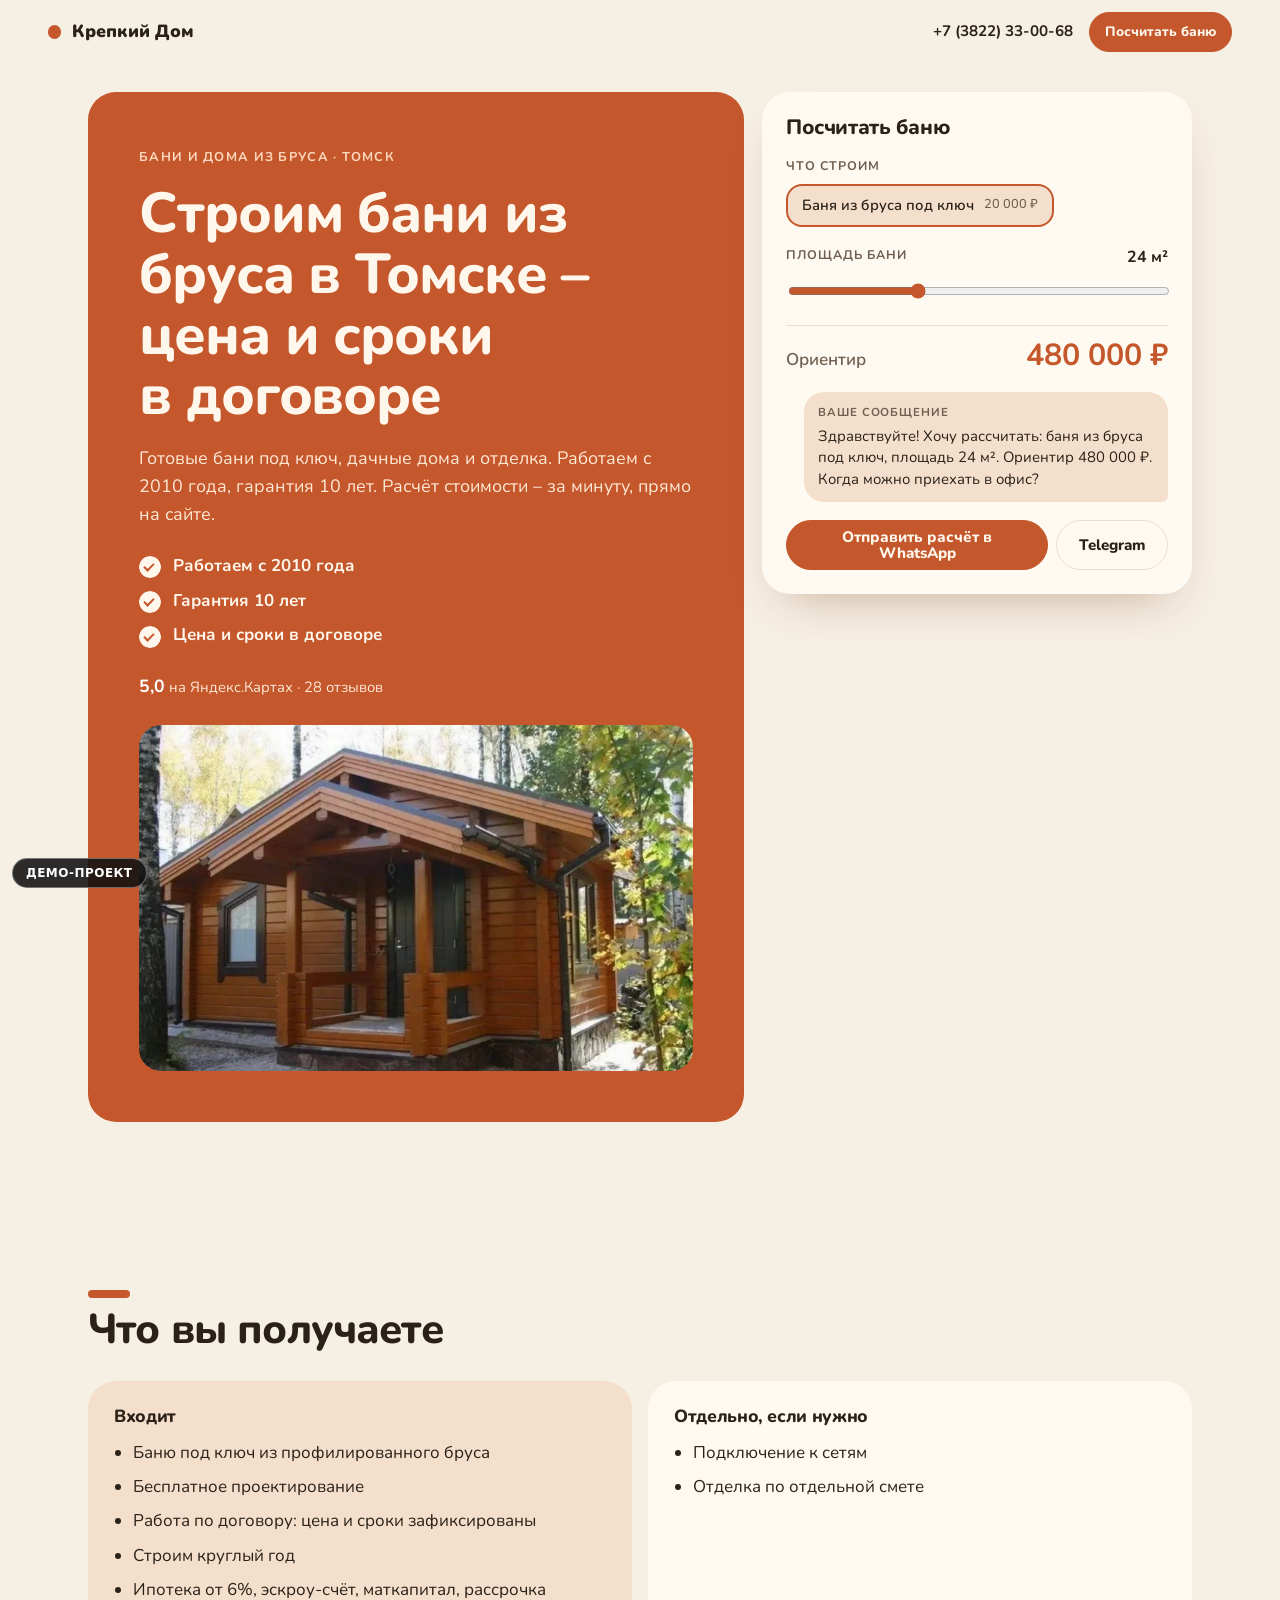
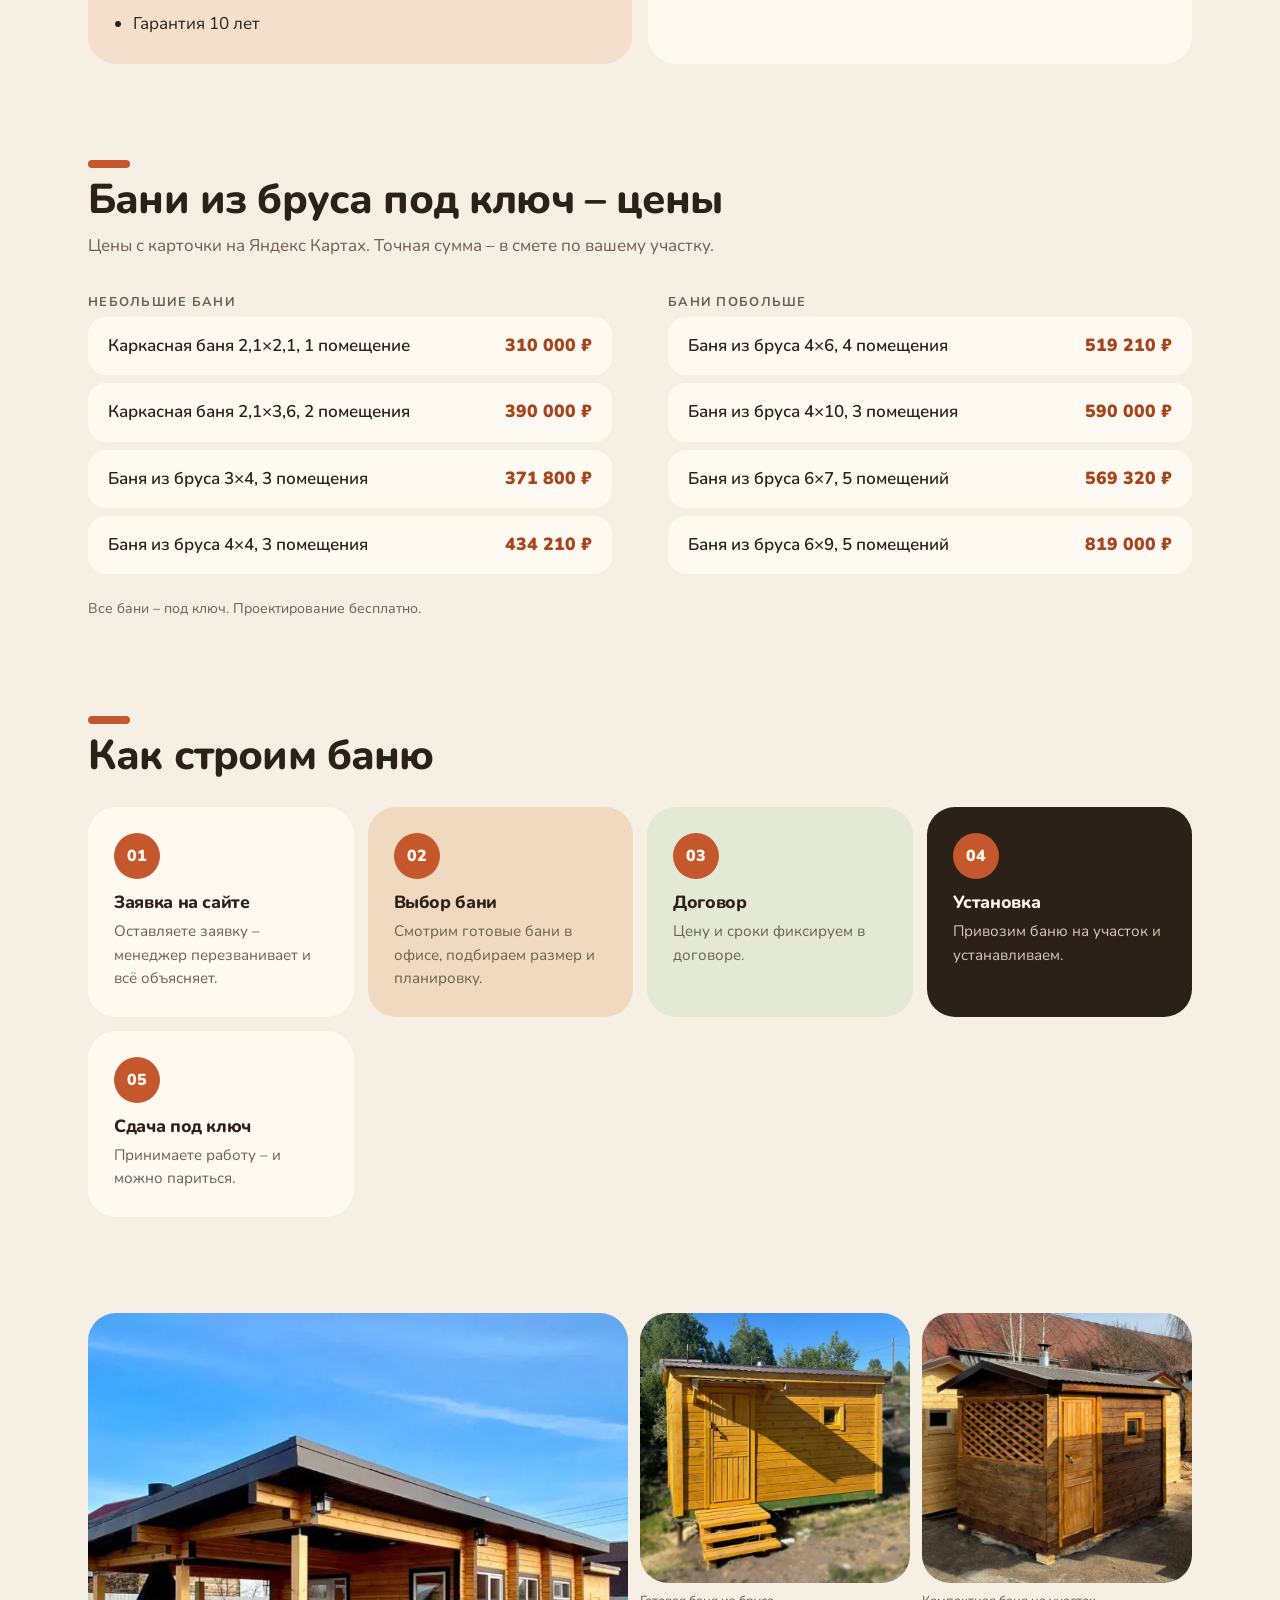
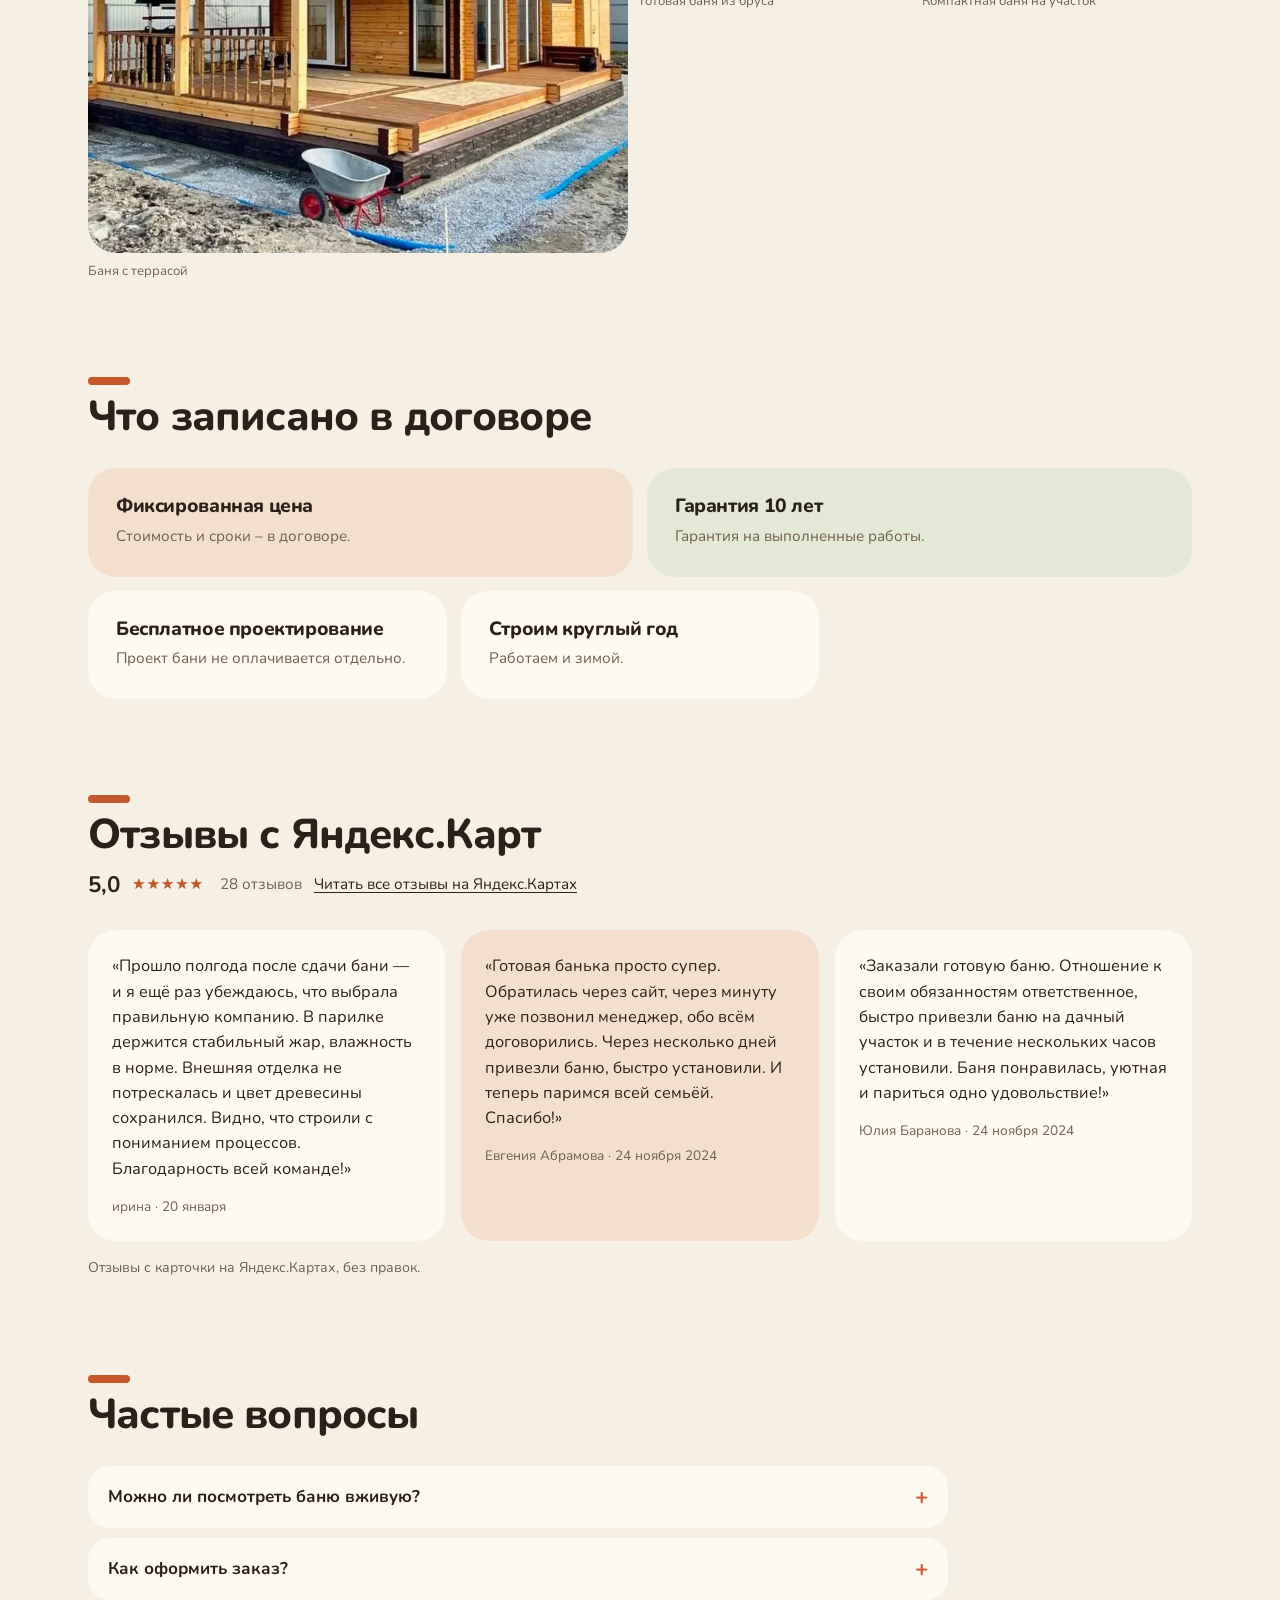
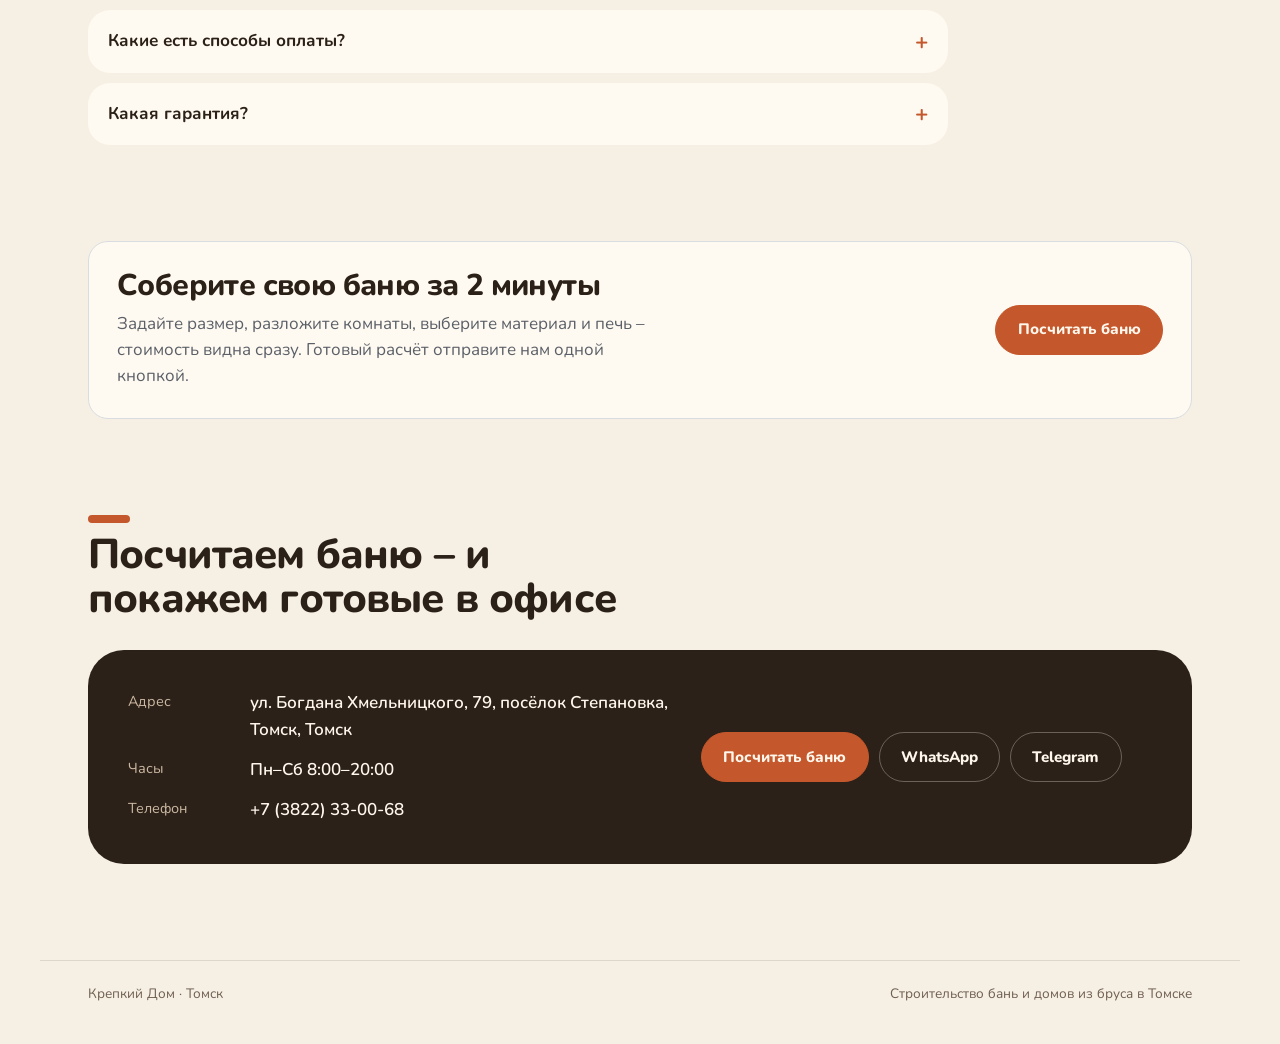
<file: index.html>
<!doctype html>
<html lang="ru">
<head>
<meta charset="utf-8">
<meta name="robots" content="noindex, nofollow" data-publish>
<meta name="viewport" content="width=device-width, initial-scale=1, viewport-fit=cover">
<title>Крепкий Дом · Строительство бань и домов из бруса</title>
<meta name="description" content="Готовые бани под ключ, дачные дома и отделка. Работаем с 2010 года, гарантия 10 лет. Расчёт стоимости – за минуту, прямо на сайте.">
<meta property="og:type" content="website">
<meta property="og:title" content="Строим бани из бруса в Томске – цена и сроки в договоре">
<meta property="og:description" content="Готовые бани под ключ, дачные дома и отделка. Работаем с 2010 года, гарантия 10 лет. Расчёт стоимости – за минуту, прямо на сайте.">
<meta property="og:image" content="assets/hero.webp">
<link rel="preload" as="image" href="assets/hero.webp" fetchpriority="high">
<link rel="icon" href="data:image/svg+xml,%3Csvg xmlns=%27http://www.w3.org/2000/svg%27 viewBox=%270 0 32 32%27%3E%3Crect x=%276%27 y=%276%27 width=%2720%27 height=%2720%27 rx=%275%27 fill=%27%23b4763a%27/%3E%3C/svg%3E">
<link rel="preconnect" href="https://fonts.googleapis.com">
<link rel="preconnect" href="https://fonts.gstatic.com" crossorigin>
<link href="https://fonts.googleapis.com/css2?family=Nunito:wght@400;700;800;900&display=swap" rel="stylesheet">
<style>
:root { --c-canvas: #eef0f2; --c-surface: #ffffff; --c-ink: #171a1d; --c-ink-soft: #6b7078; --c-accent: #b4763a; --c-accent-ink: #fbf6ef; --c-accent-deep: #b4763a; --f-display: "Geologica", "Arial", system-ui, sans-serif; --f-text: "IBM Plex Sans", "Segoe UI", system-ui, sans-serif; --h1k: 1; }
.s-kalc{display:flex;flex-wrap:wrap;gap:20px;align-items:center;justify-content:space-between;background:var(--c-surface);border:1px solid #d9dde1;border-radius:20px;padding:28px}.s-kalc h2{font-family:var(--f-display);font-size:clamp(22px,3vw,30px);margin-bottom:8px}.s-kalc p{color:#5b6068;max-width:560px}
</style>
<link rel="stylesheet" href="style-prod.css">
<link rel="stylesheet" href="hallmark.css">
</head>
<body class="s-prod" id="top" data-wa="79138541251" data-tg="Domaibanitomsk" data-max=""><!--hm-demo-start--><div class="hm-demo-plate" title="Пример сайта: это демо-проект, а не официальный сайт компании">Демо-проект</div><style>.hm-demo-plate{position:fixed;left:12px;bottom:12px;z-index:2147483000;font:600 12px/1 system-ui,-apple-system,"Segoe UI",sans-serif;letter-spacing:.04em;text-transform:uppercase;color:#fff;background:rgba(17,17,17,.88);border:1px solid rgba(255,255,255,.35);border-radius:999px;padding:8px 13px;pointer-events:none}@media(max-width:640px){.hm-demo-plate{bottom:88px;left:10px;font-size:11px;padding:7px 11px}}</style><!--hm-demo-end-->
<header class="s-bar" data-s-bar>
  <a class="s-bar__brand" href="#top"><i aria-hidden="true"></i>Крепкий Дом</a>
  <div class="s-bar__right">
    <a class="s-bar__tel" href="tel:+73822330068">+7 (3822) 33-00-68</a>
    <a class="s-btn s-btn--sm" href="kalkulyator.html">Посчитать баню</a>
  </div>
</header>
<main>
  <section class="s-hero">
    <div class="s-hero__text">
      <p class="s-eyebrow">Бани и дома из бруса · Томск</p>
      <h1>Строим бани из бруса в Томске – цена и сроки в договоре</h1>
      <p class="s-lead">Готовые бани под ключ, дачные дома и отделка. Работаем с 2010 года, гарантия 10 лет. Расчёт стоимости – за минуту, прямо на сайте.</p>
      <ul class="s-ticks"><li>Работаем с 2010 года</li><li>Гарантия 10 лет</li><li>Цена и сроки в договоре</li></ul>
      <p class="s-rating"><b>5,0</b> на Яндекс.Картах · 28 отзывов</p>
      <figure class="s-hero__photo"><img class="" src="assets/hero.webp" alt="Баня из бруса с навесом и крыльцом, построенная Крепким Домом" loading="lazy" decoding="async"></figure>
    </div>
    <div class="s-hero__widget" id="widget"><form class="s-widget" data-s-calc data-base="0" data-min="0" data-min-note="минимальный заказ" data-per="{&quot;kind&quot;:&quot;area&quot;}" data-message="Здравствуйте! Хочу рассчитать: {выбор}. Ориентир {итого}. Когда можно приехать в офис?" onsubmit="return false">
      <h2 class="s-widget__title">Посчитать баню</h2>
      <fieldset><legend>Что строим</legend><div class="s-chips"><label class="s-chip"><input type="radio" name="kind" value="0" data-label="Баня из бруса под ключ" data-price="20000" checked><span>Баня из бруса под ключ</span><small class="s-chip__p">20 000 ₽</small></label></div></fieldset>
      <div class="s-range"><label for="f-area"><span>Площадь бани</span><b><output data-s-out="area">24</output> м²</b></label>
      <input id="f-area" type="range" name="area" min="9" max="54" step="1" value="24" data-price="0" data-label="Площадь" data-unit="м²"></div>
      <p class="s-total"><span>Ориентир</span><b data-s-total>–</b></p>
      <div class="s-bubble" aria-live="polite"><span class="s-bubble__label">Ваше сообщение</span><p data-s-bubble></p></div>
      <div class="s-send">
        <a class="s-btn s-btn--wide" data-s-msg="whatsapp" href="#">Отправить расчёт в WhatsApp</a>
        <a class="s-btn s-btn--ghost" data-s-msg="telegram" href="#">Telegram</a>
      </div>
      <p class="s-send__note" data-s-copied hidden>Текст скопирован – вставьте его в чат.</p>
      
    </form></div>
    <figure class="s-hero__bg" aria-hidden="true"><img class="" src="assets/hero.webp" alt="Баня из бруса с навесом и крыльцом, построенная Крепким Домом" decoding="async" fetchpriority="high"></figure>
  </section>

  <section class="s-section s-reveal">
    <header class="s-section__head"><h2>Что вы получаете</h2></header>
    <div class="s-incl">
      <div><h3>Входит</h3><ul><li>Баню под ключ из профилированного бруса</li><li>Бесплатное проектирование</li><li>Работа по договору: цена и сроки зафиксированы</li><li>Строим круглый год</li><li>Ипотека от 6%, эскроу-счёт, маткапитал, рассрочка</li><li>Гарантия 10 лет</li></ul></div>
      <div><h3>Отдельно, если нужно</h3><ul><li>Подключение к сетям</li><li>Отделка по отдельной смете</li></ul></div>
    </div>
  </section>

  <section class="s-section s-reveal" id="prices">
    <header class="s-section__head"><h2>Бани из бруса под ключ – цены</h2><p>Цены с карточки на Яндекс Картах. Точная сумма – в смете по вашему участку.</p></header>
    <div class="s-board"><div class="s-board__group">
      <h3 class="s-board__title">Небольшие бани</h3>
      <ul class="s-board__list">
        <li class="s-board__row"><span class="s-board__name">Каркасная баня 2,1×2,1, 1 помещение</span><span class="s-board__dots" aria-hidden="true"></span><span class="s-board__price">310 000 ₽</span></li>
        <li class="s-board__row"><span class="s-board__name">Каркасная баня 2,1×3,6, 2 помещения</span><span class="s-board__dots" aria-hidden="true"></span><span class="s-board__price">390 000 ₽</span></li>
        <li class="s-board__row"><span class="s-board__name">Баня из бруса 3×4, 3 помещения</span><span class="s-board__dots" aria-hidden="true"></span><span class="s-board__price">371 800 ₽</span></li>
        <li class="s-board__row"><span class="s-board__name">Баня из бруса 4×4, 3 помещения</span><span class="s-board__dots" aria-hidden="true"></span><span class="s-board__price">434 210 ₽</span></li>
      </ul>
    </div>
<div class="s-board__group">
      <h3 class="s-board__title">Бани побольше</h3>
      <ul class="s-board__list">
        <li class="s-board__row"><span class="s-board__name">Баня из бруса 4×6, 4 помещения</span><span class="s-board__dots" aria-hidden="true"></span><span class="s-board__price">519 210 ₽</span></li>
        <li class="s-board__row"><span class="s-board__name">Баня из бруса 4×10, 3 помещения</span><span class="s-board__dots" aria-hidden="true"></span><span class="s-board__price">590 000 ₽</span></li>
        <li class="s-board__row"><span class="s-board__name">Баня из бруса 6×7, 5 помещений</span><span class="s-board__dots" aria-hidden="true"></span><span class="s-board__price">569 320 ₽</span></li>
        <li class="s-board__row"><span class="s-board__name">Баня из бруса 6×9, 5 помещений</span><span class="s-board__dots" aria-hidden="true"></span><span class="s-board__price">819 000 ₽</span></li>
      </ul>
    </div></div>
    <p class="s-note">Все бани – под ключ. Проектирование бесплатно.</p>
  </section>

  <section class="s-section s-reveal">
    <header class="s-section__head"><h2>Как строим баню</h2></header>
    <ol class="s-steps">
      <li class="s-steps__item"><span class="s-steps__n">01</span><h3>Заявка на сайте</h3><p>Оставляете заявку – менеджер перезванивает и всё объясняет.</p></li>
      <li class="s-steps__item"><span class="s-steps__n">02</span><h3>Выбор бани</h3><p>Смотрим готовые бани в офисе, подбираем размер и планировку.</p></li>
      <li class="s-steps__item"><span class="s-steps__n">03</span><h3>Договор</h3><p>Цену и сроки фиксируем в договоре.</p></li>
      <li class="s-steps__item"><span class="s-steps__n">04</span><h3>Установка</h3><p>Привозим баню на участок и устанавливаем.</p></li>
      <li class="s-steps__item"><span class="s-steps__n">05</span><h3>Сдача под ключ</h3><p>Принимаете работу – и можно париться.</p></li>
    </ol>
  </section>

  <section class="s-photos s-reveal" aria-label="Фото"><figure><img class="" src="assets/banya1.webp" alt="Баня из бруса с террасой и навесом" loading="lazy" decoding="async"><figcaption>Баня с террасой</figcaption></figure><figure><img class="" src="assets/banya2.webp" alt="Готовая баня из бруса с жёлтой пропиткой" loading="lazy" decoding="async"><figcaption>Готовая баня из бруса</figcaption></figure><figure><img class="" src="assets/banya3.webp" alt="Небольшая баня с решётчатой стенкой" loading="lazy" decoding="async"><figcaption>Компактная баня на участок</figcaption></figure></section>

  <section class="s-section s-reveal">
    <header class="s-section__head"><h2>Что записано в договоре</h2></header>
    <ul class="s-promises">
      <li><h3>Фиксированная цена</h3><p>Стоимость и сроки – в договоре.</p></li>
      <li><h3>Гарантия 10 лет</h3><p>Гарантия на выполненные работы.</p></li>
      <li><h3>Бесплатное проектирование</h3><p>Проект бани не оплачивается отдельно.</p></li>
      <li><h3>Строим круглый год</h3><p>Работаем и зимой.</p></li>
    </ul>
  </section>

  <section class="s-section s-reveal">
    <header class="s-section__head s-section__head--reviews"><h2>Отзывы с Яндекс.Карт</h2><p class="s-reviews__rating"><span class="s-reviews__num">5,0</span><span class="s-reviews__stars" style="--r: 5" aria-label="рейтинг 5,0 из 5"></span><span class="s-reviews__count">28 отзывов</span><a class="s-reviews__all" href="https://yandex.ru/maps/org/krepkiy_dom/63803441236/" target="_blank" rel="noopener">Читать все отзывы на Яндекс.Картах</a></p></header>
    <ul class="s-reviews">
      <li><blockquote>«Прошло полгода после сдачи бани — и я ещё раз убеждаюсь, что выбрала правильную компанию. В парилке держится стабильный жар, влажность в норме. Внешняя отделка не потрескалась и цвет древесины сохранился. Видно, что строили с пониманием процессов. Благодарность всей команде!»</blockquote><p class="s-reviews__who">ирина · 20 января</p></li>
      <li><blockquote>«Готовая банька просто супер. Обратилась через сайт, через минуту уже позвонил менеджер, обо всём договорились. Через несколько дней привезли баню, быстро установили. И теперь паримся всей семьёй. Спасибо!»</blockquote><p class="s-reviews__who">Евгения Абрамова · 24 ноября 2024</p></li>
      <li><blockquote>«Заказали готовую баню. Отношение к своим обязанностям ответственное, быстро привезли баню на дачный участок и в течение нескольких часов установили. Баня понравилась, уютная и париться одно удовольствие!»</blockquote><p class="s-reviews__who">Юлия Баранова · 24 ноября 2024</p></li>
    </ul>
    <p class="s-note">Отзывы с карточки на Яндекс.Картах, без правок.</p>
  </section>

  <section class="s-section s-reveal">
    <header class="s-section__head"><h2>Частые вопросы</h2></header>
    <div class="s-faq"><details><summary>Можно ли посмотреть баню вживую?</summary><p>Да, в офисе можно увидеть уже готовые бани.</p></details><details><summary>Как оформить заказ?</summary><p>Оставьте заявку – менеджер перезвонит, обсудит детали и подготовит договор.</p></details><details><summary>Какие есть способы оплаты?</summary><p>Ипотека от 6%, эскроу-счёт, маткапитал, рассрочка.</p></details><details><summary>Какая гарантия?</summary><p>10 лет, условия – в договоре.</p></details></div>
  </section>

  <section class="s-section s-reveal" id="konstruktor">
    <div class="s-kalc">
      <div><h2>Соберите свою баню за 2 минуты</h2><p>Задайте размер, разложите комнаты, выберите материал и печь – стоимость видна сразу. Готовый расчёт отправите нам одной кнопкой.</p></div>
      <a class="s-btn" href="kalkulyator.html">Посчитать баню</a>
    </div>
  </section>
  <section class="s-section s-final s-reveal" id="contacts">
    <header class="s-section__head"><h2>Посчитаем баню – и покажем готовые в офисе</h2></header>
    <div class="s-contacts">
      <dl>
        <div><dt>Адрес</dt><dd>ул. Богдана Хмельницкого, 79, посёлок Степановка, Томск, Томск</dd></div>
        <div><dt>Часы</dt><dd>Пн–Сб 8:00–20:00</dd></div>
        <div><dt>Телефон</dt><dd><a href="tel:+73822330068">+7 (3822) 33-00-68</a></dd></div>
      </dl>
      <div class="s-contacts__actions">
        <a class="s-btn" href="#widget">Посчитать баню</a>
        <a class="s-btn s-btn--ghost" data-s-msg="whatsapp" href="#">WhatsApp</a>
        <a class="s-btn s-btn--ghost" data-s-msg="telegram" href="#">Telegram</a>
      </div>
    </div>
  </section>
</main>
<footer class="s-foot"><p>Крепкий Дом · Томск</p><p>Строительство бань и домов из бруса в Томске</p></footer>
<nav class="s-dock" aria-label="Быстрая связь"><a class="s-btn" href="#widget">Посчитать баню</a><a class="s-btn s-btn--ghost" href="tel:+73822330068">Позвонить</a></nav>
<script src="style.js" defer></script>
</body>
</html>
</file>
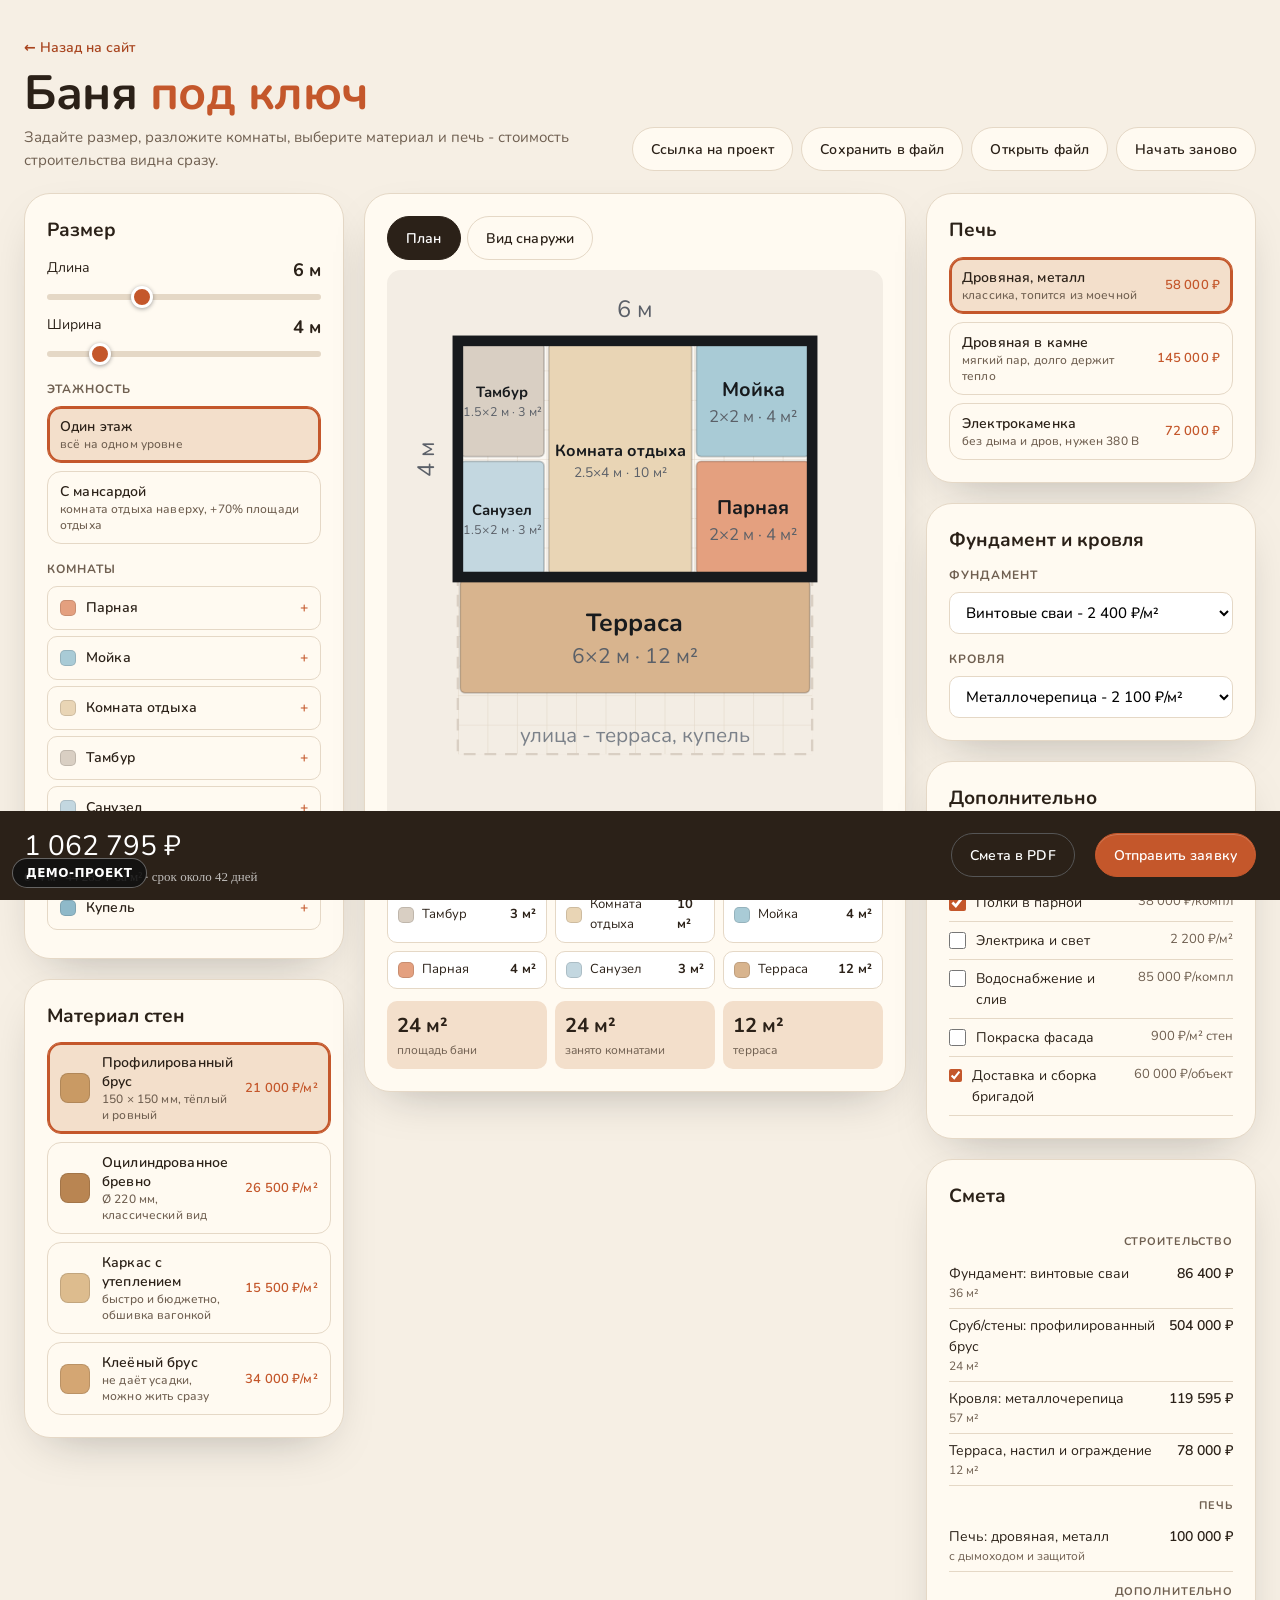
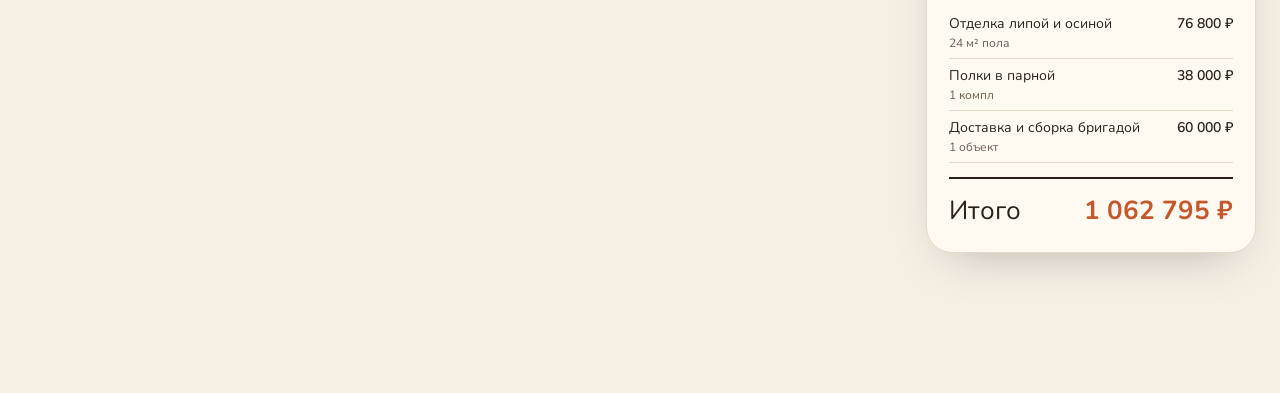
<file: kalkulyator.html>
<!doctype html>
<html lang="ru">
<head>
<meta charset="utf-8">
<meta name="viewport" content="width=device-width,initial-scale=1">
<title>Посчитать баню – Крепкий Дом, Томск</title>
<link href="https://fonts.googleapis.com/css2?family=Nunito:wght@400;700;800;900&display=swap" rel="stylesheet">
<style>
:root{--bg:#eef0f2;--card:#ffffff;--ink:#171a1d;--muted:#5b6068;--line:#d9dde1;--acc:#9a6023;--acc2:#7a4c1b;--soft:#f1e8dd}
*{box-sizing:border-box;margin:0}
body{background:var(--bg);color:var(--ink);font:15px/1.5 'IBM Plex Sans',system-ui,sans-serif}
h1,h2,h3{font-family:'Geologica',Arial,sans-serif;font-weight:700}
i.a{color:var(--acc);font-style:normal;font-weight:700}
header{padding:36px 24px 22px;max-width:1360px;margin:auto;display:flex;flex-wrap:wrap;gap:18px;align-items:flex-end;justify-content:space-between}
header h1{font-size:clamp(30px,4vw,48px);line-height:1.05}
header p{color:var(--muted);margin-top:8px;max-width:560px}
.tools{display:flex;flex-wrap:wrap;gap:8px}
button{font:600 14px 'IBM Plex Sans';border:1px solid var(--line);background:var(--card);color:var(--ink);padding:9px 16px;border-radius:40px;cursor:pointer;transition:.15s}
button:hover{border-color:var(--acc);color:var(--acc)}
.pri{background:var(--acc);color:#fff;border-color:var(--acc)}.pri:hover{background:var(--acc2);color:#fff}
main{max-width:1360px;margin:auto;padding:0 24px 120px;display:grid;grid-template-columns:320px 1fr 330px;gap:20px;align-items:start}
.card{background:var(--card);border:1px solid var(--line);border-radius:20px;padding:20px;margin-bottom:20px}
.card h3{font-size:19px;margin-bottom:12px}
.lbl{font-size:12px;text-transform:uppercase;letter-spacing:.08em;color:var(--muted);font-weight:700;margin:16px 0 8px}
.lbl:first-of-type{margin-top:0}
.row2{display:grid;grid-template-columns:1fr 1fr;gap:10px}
input[type=text],input[type=tel],select{width:100%;font:500 15px 'IBM Plex Sans';padding:9px 12px;border:1px solid var(--line);border-radius:12px;background:#fff}
.rng{display:flex;justify-content:space-between;font-size:14px}.rng b{font-family:'Geologica';font-size:18px}
input[type=range]{width:100%;accent-color:var(--acc)}
.opts{display:grid;gap:8px}
.opt{display:flex;gap:12px;align-items:center;text-align:left;border-radius:14px;padding:10px 12px;width:100%}
.opt.on{border-color:var(--acc);background:var(--soft);color:var(--ink)}
.opt small{display:block;color:var(--muted);font-weight:500;font-size:12px}
.opt .pr{margin-left:auto;font-size:13px;color:var(--acc);white-space:nowrap}
.opt .sw{width:30px;height:30px;border-radius:8px;flex:none}
.zbtn{display:flex;align-items:center;gap:10px;width:100%;text-align:left;border-radius:12px;margin-bottom:6px;padding:8px 12px}
.sw{width:16px;height:16px;border-radius:5px;flex:none;border:1px solid rgba(0,0,0,.12)}
.view{background:var(--card);border:1px solid var(--line);border-radius:20px;padding:14px;margin-bottom:20px}
.tabs{display:flex;gap:6px;margin-bottom:10px}.tabs button.on{background:var(--ink);color:#fff;border-color:var(--ink)}
svg{display:block;width:100%;height:auto;user-select:none;touch-action:none}
#plan{background:#F3EDE4;border-radius:14px}
.hint{font-size:13px;color:var(--muted);margin-top:10px}
.rlist{margin-top:12px;display:grid;grid-template-columns:repeat(auto-fill,minmax(160px,1fr));gap:8px}
.ri{display:flex;gap:8px;align-items:center;padding:8px 10px;border:1px solid var(--line);border-radius:12px;font-size:13px;background:#fff;cursor:pointer}
.ri b{margin-left:auto}.ri.sel{border-color:var(--acc);box-shadow:0 0 0 2px var(--soft)}
.ri.warn{background:#FBE9E1}
label.ck{display:flex;gap:10px;align-items:flex-start;padding:8px 0;border-bottom:1px solid var(--line);cursor:pointer;font-size:14px}
label.ck input{accent-color:var(--acc);width:17px;height:17px;margin-top:2px}
label.ck span.p{margin-left:auto;color:var(--muted);font-size:13px;white-space:nowrap}
.est table{width:100%;border-collapse:collapse;font-size:14px}
.est td{padding:6px 0;border-bottom:1px dashed var(--line);vertical-align:top}
.est td:last-child{text-align:right;white-space:nowrap;font-weight:600}
.est .sec td{border:0;padding-top:12px;font-size:11px;text-transform:uppercase;letter-spacing:.08em;color:var(--muted);font-weight:700}
.est .q{color:var(--muted);font-size:12px}
.tot{display:flex;justify-content:space-between;align-items:baseline;margin-top:14px;font-family:'Geologica';font-size:26px}.tot b{color:var(--acc)}
.facts{display:grid;grid-template-columns:repeat(3,1fr);gap:8px;margin-top:12px}
.facts div{background:var(--soft);border-radius:12px;padding:10px;font-size:12px;color:var(--muted)}
.facts b{display:block;font-family:'Geologica';font-size:20px;color:var(--ink)}
.note{font-size:13px;background:#FBE9E1;color:var(--acc2);padding:10px 12px;border-radius:12px;margin-top:10px}
.sticky{position:fixed;left:0;right:0;bottom:0;background:var(--ink);color:#fff;z-index:5}
.sticky .in{max-width:1360px;margin:auto;padding:14px 24px;display:flex;align-items:center;gap:20px;flex-wrap:wrap}
.sticky .sum{font-family:'Geologica';font-size:28px}.sticky small{opacity:.7;display:block;font-size:13px;font-family:'IBM Plex Sans'}
.sticky .sp{flex:1}
.modal{position:fixed;inset:0;background:rgba(30,29,27,.5);display:none;place-items:center;z-index:9;padding:16px}
.modal.on{display:grid}.modal .card{max-width:420px;width:100%}.modal .card>*+*{margin-top:10px}
.toast{position:fixed;left:50%;top:20px;transform:translateX(-50%);background:var(--ink);color:#fff;padding:10px 18px;border-radius:30px;opacity:0;transition:.3s;z-index:10;pointer-events:none}.toast.on{opacity:1}
@media(max-width:1100px){main{grid-template-columns:1fr 1fr}.mid{grid-column:1/-1;order:-1}}
@media(max-width:700px){main{grid-template-columns:1fr;padding:0 16px 140px}header{padding:24px 16px}}
@media print{header .tools,.sticky,.side,.modal,.hint,.tabs{display:none!important}main{display:block}}
.back{display:inline-block;margin-bottom:10px;color:var(--acc2);font-weight:600;text-decoration:none;font-size:14px}.back:hover{text-decoration:underline}

/* стиль сайта Крепкий Дом: радиус 14, тонкие линии, мягкая тень */
:root{--r:14px;--shadow:0 18px 50px -24px rgba(23,26,29,.35)}
.card,.view{border-radius:var(--r);box-shadow:var(--shadow);padding:22px}
button{border-radius:var(--r);min-height:44px;padding:0 18px;letter-spacing:.01em}
.pri{box-shadow:0 1px 0 rgba(255,255,255,.2) inset}
.opt{border-radius:var(--r)}.opt.on{box-shadow:0 0 0 2px var(--acc) inset}
.zbtn,.ri,input[type=text],input[type=tel],select,.facts div,.note{border-radius:10px}
.tabs button.on{background:var(--ink)}
input[type=range]{-webkit-appearance:none;appearance:none;height:6px;border-radius:6px;background:var(--line);outline:none}
input[type=range]::-webkit-slider-thumb{-webkit-appearance:none;width:22px;height:22px;border-radius:50%;background:var(--acc);border:3px solid #fff;box-shadow:0 1px 4px rgba(23,26,29,.4);cursor:pointer}
input[type=range]::-moz-range-thumb{width:18px;height:18px;border-radius:50%;background:var(--acc);border:3px solid #fff;cursor:pointer}
input:focus-visible,select:focus-visible,button:focus-visible{outline:2px solid var(--acc2);outline-offset:2px}
.est td{border-bottom:1px solid var(--line)}
.tot{border-top:2px solid var(--ink);padding-top:12px}
header h1{letter-spacing:-.01em}
.note{background:var(--soft);color:var(--acc2)}
</style>
<style id="hm">:root{--bg:#f6efe4;--card:#fffaf1;--ink:#2b2118;--muted:#6f5f50;--line:#e5d8c6;--acc:#c4572b;--acc2:#a8441e;--soft:#f3dfcb}body{font-family:'Nunito',system-ui,sans-serif}h1,h2,h3,.rng b,.tot,.sum,.facts b{font-family:'Nunito',system-ui,sans-serif!important}button,input,select{font-family:'Nunito',system-ui,sans-serif}.card,.view{border-radius:26px}button{border-radius:999px}svg text{font-family:'Nunito',system-ui,sans-serif!important}</style>
</head>
<body><!--hm-demo-start--><div class="hm-demo-plate" title="Пример сайта: это демо-проект, а не официальный сайт компании">Демо-проект</div><style>.hm-demo-plate{position:fixed;left:12px;bottom:12px;z-index:2147483000;font:600 12px/1 system-ui,-apple-system,"Segoe UI",sans-serif;letter-spacing:.04em;text-transform:uppercase;color:#fff;background:rgba(17,17,17,.88);border:1px solid rgba(255,255,255,.35);border-radius:999px;padding:8px 13px;pointer-events:none}@media(max-width:640px){.hm-demo-plate{bottom:88px;left:10px;font-size:11px;padding:7px 11px}}</style><!--hm-demo-end-->
<header>
  <div><a href="index.html" class="back">← Назад на сайт</a><h1>Баня <i class="a">под ключ</i></h1><p>Задайте размер, разложите комнаты, выберите материал и печь - стоимость строительства видна сразу.</p></div>
  <div class="tools">
    <button onclick="share()">Ссылка на проект</button>
    <button onclick="saveFile()">Сохранить в файл</button>
    <button onclick="fileIn.click()">Открыть файл</button>
    <button onclick="if(confirm('Начать заново?')){S=demo();sel=-1;render()}">Начать заново</button>
    <input type="file" id="fileIn" accept=".json" hidden>
  </div>
</header>

<main>
  <aside class="side">
    <div class="card">
      <h3>Размер</h3>
      <div class="rng"><span>Длина</span><b id="Lv"></b></div><input type="range" id="L" min="3" max="12" step="0.5">
      <div class="rng" style="margin-top:8px"><span>Ширина</span><b id="Wv"></b></div><input type="range" id="W" min="3" max="9" step="0.5">
      <div class="lbl">Этажность</div>
      <div class="opts" id="floors"></div>
      <div class="lbl">Комнаты</div>
      <div id="zbtns"></div>
    </div>
    <div class="card">
      <h3>Материал стен</h3>
      <div class="opts" id="mat"></div>
    </div>
  </aside>

  <section class="mid">
    <div class="view">
      <div class="tabs"><button id="t1" class="on" onclick="mode('plan')">План</button><button id="t2" onclick="mode('vid')">Вид снаружи</button></div>
      <svg id="plan"></svg>
      <svg id="vid" style="display:none;background:linear-gradient(#F4E7DC,#FAF6F1);border-radius:14px"></svg>
      <p class="hint" id="hint">Комнату двигают мышкой или пальцем, размер меняют за уголок справа внизу. Шаг - 0,5 м. Delete - удалить комнату.</p>
      <div class="rlist" id="rlist"></div>
      <div class="facts" id="facts"></div>
      <div id="notes"></div>
    </div>
  </section>

  <aside>
    <div class="card"><h3>Печь</h3><div class="opts" id="pech"></div></div>
    <div class="card"><h3>Фундамент и кровля</h3>
      <div class="lbl">Фундамент</div><select id="fund"></select>
      <div class="lbl">Кровля</div><select id="krov"></select>
    </div>
    <div class="card"><h3>Дополнительно</h3><div id="dop"></div></div>
    <div class="card est"><h3>Смета</h3><table id="est"></table><div class="tot"><span>Итого</span><b id="tot"></b></div></div>
  </aside>
</main>

<div class="sticky"><div class="in">
  <div><div class="sum" id="tot2"></div><small id="per"></small></div><div class="sp"></div>
  <button onclick="print()" style="background:transparent;color:#fff;border-color:#555">Смета в PDF</button>
  <button class="pri" onclick="modal.classList.add('on')">Отправить заявку</button>
</div></div>

<div class="modal" id="modal" onclick="if(event.target==this)this.classList.remove('on')"><form class="card" onsubmit="send(event)">
  <h3>Заявка <i class="a">на баню</i></h3>
  <p style="color:var(--muted);font-size:14px">Проект и смета приложатся к заявке. Перезвоним, уточним участок и сроки.</p>
  <input type="text" placeholder="Как вас зовут" required>
  <input type="tel" placeholder="Телефон" required>
  <button class="pri" style="width:100%">Отправить</button>
</form></div>
<div class="toast" id="toast"></div>

<script>
const ROOMS={
 parnaya:{n:'Парная',c:'#E4A07F',min:4},
 moyka:{n:'Мойка',c:'#A9CBD6',min:3},
 otdyh:{n:'Комната отдыха',c:'#E9D5B5',min:8},
 tambur:{n:'Тамбур',c:'#D9CFC3',min:2},
 sanuzel:{n:'Санузел',c:'#C3D7E0',min:1.5},
 terrasa:{n:'Терраса',c:'#D8B48E',min:4,out:true},
 kupel:{n:'Купель',c:'#8FB9C9',min:2,out:true,fix:280000}
};
const MAT=[['brus','Профилированный брус','150 × 150 мм, тёплый и ровный',21000,'#C99A64'],
 ['brevno','Оцилиндрованное бревно','Ø 220 мм, классический вид',26500,'#B98552'],
 ['karkas','Каркас с утеплением','быстро и бюджетно, обшивка вагонкой',15500,'#DDBC8E'],
 ['kleen','Клеёный брус','не даёт усадки, можно жить сразу',34000,'#D4A673']];
const PECH=[['drova','Дровяная, металл','классика, топится из моечной',58000],
 ['kamen','Дровяная в камне','мягкий пар, долго держит тепло',145000],
 ['elek','Электрокаменка','без дыма и дров, нужен 380 В',72000]];
const FUND=[['vint','Винтовые сваи',2400],['lent','Мелкозаглублённая лента',5200],['plita','Монолитная плита',7400]];
const KROV=[['metall','Металлочерепица',2100],['myagk','Гибкая черепица',2900],['falc','Фальцевая кровля',3600]];
const DOP=[['vagonka','Отделка липой и осиной',3200,'м² пола','in'],['polki','Полки в парной',38000,'компл','one'],
 ['elektr','Электрика и свет',2200,'м²','in'],['vodo','Водоснабжение и слив',85000,'компл','one'],
 ['pokr','Покраска фасада',900,'м² стен','wall'],['dostavka','Доставка и сборка бригадой',60000,'объект','one']];
const fmt=n=>Math.round(n).toLocaleString('ru-RU')+' ₽';
const r1=n=>Math.round(n*10)/10;
function demo(){return{L:6,W:4,fl:1,mat:'brus',pech:'drova',fund:'vint',krov:'metall',dop:{vagonka:true,polki:true,dostavka:true},
 rooms:[{t:'tambur',x:0,y:0,w:1.5,h:2},{t:'otdyh',x:1.5,y:0,w:2.5,h:4},{t:'moyka',x:4,y:0,w:2,h:2},{t:'parnaya',x:4,y:2,w:2,h:2},{t:'sanuzel',x:0,y:2,w:1.5,h:2},{t:'terrasa',x:0,y:4,w:6,h:2}]}}
let S=demo(),sel=-1,drag=null,view='plan';
try{if(location.hash.length>2)S=JSON.parse(decodeURIComponent(escape(atob(location.hash.slice(1)))))}catch(e){}

// constructor controls
const opts=(el,arr,key,priceFn)=>{el.innerHTML=arr.map(a=>`<button class="opt" data-v="${a[0]}">${a[4]?`<span class="sw" style="background:${a[4]}"></span>`:''}<span>${a[1]}<small>${a[2]}</small></span><span class="pr">${priceFn(a)}</span></button>`).join('');
 el.onclick=e=>{const b=e.target.closest('.opt');if(b){S[key]=b.dataset.v;render()}}};
opts(mat,MAT,'mat',a=>a[3].toLocaleString('ru-RU')+' ₽/м²');
opts(pech,PECH,'pech',a=>fmt(a[3]));
floors.innerHTML=[[1,'Один этаж','всё на одном уровне'],[1.5,'С мансардой','комната отдыха наверху, +70% площади отдыха']].map(a=>`<button class="opt" data-v="${a[0]}"><span>${a[1]}<small>${a[2]}</small></span></button>`).join('');
floors.onclick=e=>{const b=e.target.closest('.opt');if(b){S.fl=+b.dataset.v;render()}};
fund.innerHTML=FUND.map(a=>`<option value="${a[0]}">${a[1]} - ${a[2].toLocaleString('ru-RU')} ₽/м²</option>`).join('');
krov.innerHTML=KROV.map(a=>`<option value="${a[0]}">${a[1]} - ${a[2].toLocaleString('ru-RU')} ₽/м²</option>`).join('');
fund.onchange=()=>{S.fund=fund.value;render()};krov.onchange=()=>{S.krov=krov.value;render()};
zbtns.innerHTML=Object.entries(ROOMS).map(([k,r])=>`<button class="zbtn" onclick="addRoom('${k}')"><span class="sw" style="background:${r.c}"></span>${r.n}<span style="margin-left:auto;color:var(--acc)">+</span></button>`).join('');
L.oninput=W.oninput=()=>{S.L=+L.value;S.W=+W.value;S.rooms.forEach(clamp);render()};

function bounds(r){return ROOMS[r.t].out?{W:S.L,H:S.W+3}:{W:S.L,H:S.W}}
function clamp(r){const b=bounds(r);r.w=Math.min(r.w,b.W);r.h=Math.min(r.h,b.H);r.x=Math.max(0,Math.min(b.W-r.w,r.x));r.y=Math.max(0,Math.min(b.H-r.h,r.y))}
function addRoom(t){const m=ROOMS[t],s=Math.max(1.5,Math.round(Math.sqrt(m.min)*2)/2);const r={t,x:0,y:m.out?S.W:0,w:s,h:s};clamp(r);S.rooms.push(r);sel=S.rooms.length-1;render()}

// plan svg
const NS='http://www.w3.org/2000/svg';
function el(n,a,p){const e=document.createElementNS(NS,n);for(const k in a)e.setAttribute(k,a[k]);p&&p.appendChild(e);return e}
function toM(e){const p=plan.createSVGPoint();p.x=e.clientX;p.y=e.clientY;const q=p.matrixTransform(plan.getScreenCTM().inverse());return[q.x,q.y]}
function drawPlan(){const P=1.2,H=S.W+3;plan.innerHTML='';plan.setAttribute('viewBox',`${-P} ${-P} ${S.L+P*2} ${H+P*2}`);
 const d=el('defs',{},plan),pt=el('pattern',{id:'g',width:.5,height:.5,patternUnits:'userSpaceOnUse'},d);el('path',{d:'M.5 0H0V.5',fill:'none',stroke:'#E3D8CA','stroke-width':.02},pt);
 el('rect',{x:0,y:S.W,width:S.L,height:3,fill:'url(#g)',stroke:'#D9CFC3','stroke-width':.04,'stroke-dasharray':'.2 .15'},plan);
 el('text',{x:S.L/2,y:S.W+2.8,'text-anchor':'middle','font-size':.35,fill:'#7b8189','font-family':'IBM Plex Sans'},plan).textContent='улица - терраса, купель';
 el('rect',{x:0,y:0,width:S.L,height:S.W,fill:'#FBF8F3'},plan);el('rect',{x:0,y:0,width:S.L,height:S.W,fill:'url(#g)'},plan);
 S.rooms.forEach((r,i)=>{const m=ROOMS[r.t],g=el('g',{},plan);
  const re=el('rect',{x:r.x+.04,y:r.y+.04,width:r.w-.08,height:r.h-.08,rx:.08,fill:m.c,stroke:i==sel?'#CF6640':'rgba(0,0,0,.18)','stroke-width':i==sel?.1:.03,style:'cursor:move'},g);
  re.onpointerdown=e=>{sel=i;start(e,i,false);drawPlan();renderList()};
  const fs=Math.min(.42,r.w/6,(r.w-.2)/(m.n.length*.6));
  el('text',{x:r.x+r.w/2,y:r.y+r.h/2-fs*.2,'text-anchor':'middle','font-size':fs,'font-family':'IBM Plex Sans','font-weight':700,fill:'#171a1d','pointer-events':'none'},g).textContent=m.n;
  el('text',{x:r.x+r.w/2,y:r.y+r.h/2+fs*1.1,'text-anchor':'middle','font-size':fs*.85,'font-family':'IBM Plex Sans',fill:'#5b6068','pointer-events':'none'},g).textContent=`${r.w}×${r.h} м · ${r1(r.w*r.h)} м²`;
  if(i==sel){const h=el('rect',{x:r.x+r.w-.32,y:r.y+r.h-.32,width:.3,height:.3,rx:.06,fill:'#fff',stroke:'#CF6640','stroke-width':.06,style:'cursor:nwse-resize'},g);h.onpointerdown=e=>{e.stopPropagation();start(e,i,true)}}});
 el('rect',{x:0,y:0,width:S.L,height:S.W,fill:'none',stroke:'#171a1d','stroke-width':.18,'pointer-events':'none'},plan);
 el('text',{x:S.L/2,y:-.4,'text-anchor':'middle','font-size':.4,fill:'#5b6068','font-family':'IBM Plex Sans'},plan).textContent=S.L+' м';
 el('text',{x:-.4,y:S.W/2,'text-anchor':'middle','font-size':.4,fill:'#5b6068','font-family':'IBM Plex Sans',transform:`rotate(-90 -0.4 ${S.W/2})`},plan).textContent=S.W+' м';
 plan.onpointerdown=e=>{if(e.target==plan||(e.target.tagName=='rect'&&!e.target.style.cursor)){sel=-1;drawPlan();renderList()}}}
function start(e,i,rs){e.preventDefault();const r=S.rooms[i];drag={i,rs,m:toM(e),o:{...r}}}
addEventListener('pointermove',e=>{if(!drag)return;const m=toM(e),r=S.rooms[drag.i],b=bounds(r),sn=v=>Math.round(v*2)/2,dx=m[0]-drag.m[0],dy=m[1]-drag.m[1];
 if(drag.rs){r.w=Math.max(1,Math.min(b.W-r.x,sn(drag.o.w+dx)));r.h=Math.max(1,Math.min(b.H-r.y,sn(drag.o.h+dy)))}
 else{r.x=sn(drag.o.x+dx);r.y=sn(drag.o.y+dy);clamp(r)}drawPlan();renderList();renderEst()});
addEventListener('pointerup',()=>{if(drag){drag=null;render()}});
addEventListener('keydown',e=>{if((e.key=='Delete'||e.key=='Backspace')&&sel>-1&&!/INPUT|SELECT/.test(document.activeElement.tagName)){S.rooms.splice(sel,1);sel=-1;render()}});

// outside view
function drawVid(){const m=MAT.find(a=>a[0]==S.mat),wall=m[4],L=S.L,h=2.4,roofH=S.fl>1?2.6:1.5,dz=S.W*.45;
 const roofC={metall:'#8E3B33',myagk:'#5B4A42',falc:'#5F6B66'}[S.krov];vid.innerHTML='';
 vid.setAttribute('viewBox',`-2 ${-roofH-1.5} ${L+dz+4} ${h+roofH+3.6}`);
 el('ellipse',{cx:(L+dz)/2,cy:h+.35,rx:(L+dz)/1.6,ry:.5,fill:'#C9D3A8',opacity:.6},vid);
 // side wall
 el('polygon',{points:`${L},0 ${L+dz},${-dz*.5} ${L+dz},${h-dz*.5} ${L},${h}`,fill:wall,style:'filter:brightness(.8)'},vid);
 el('polygon',{points:`${L},0 ${L+dz/2},${-roofH-dz*.25} ${L+dz},${-dz*.5}`,fill:wall,style:'filter:brightness(.8)'},vid);
 // front wall
 el('rect',{x:0,y:0,width:L,height:h,fill:wall},vid);
 const step=S.mat=='karkas'?.15:S.mat=='brevno'?.24:.18;
 for(let y=step;y<h;y+=step)el('line',{x1:0,y1:y,x2:L,y2:y,stroke:'rgba(70,40,15,.22)','stroke-width':S.mat=='brevno'?.05:.02},vid);
 // roof
 el('polygon',{points:`-0.4,0.05 ${L/2},${-roofH} ${L+.4},.05`,fill:'none'},vid);
 el('polygon',{points:`-.4,.1 ${dz/2-.4},${-roofH-dz*.25} ${L+dz/2+.4},${-roofH-dz*.25} ${L+.4},.1`,fill:roofC},vid);
 el('polygon',{points:`${L+.4},.1 ${L+dz/2+.4},${-roofH-dz*.25} ${L+dz+.3},${-dz*.5+.05}`,fill:roofC,style:'filter:brightness(.75)'},vid);
 // door & windows
 el('rect',{x:.5,y:.4,width:.8,height:h-.4,fill:'#6B4A30',rx:.05},vid);
 const win=(x,y,w,hh)=>{el('rect',{x,y,width:w,height:hh,fill:'#CFE2E8',stroke:'#FFFDFA','stroke-width':.08},vid)};
 if(L>3)win(L*.45,.7,.9,.7);if(L>5)win(L*.72,.9,.5,.5);
 if(S.fl>1)win(dz/2+L/2-.4,-roofH*.55,.8,.6);
 // chimney
 el('rect',{x:L*.78,y:-roofH*.85,width:.35,height:roofH*.8,fill:S.pech=='elek'?'none':'#7B7068'},vid);
 // terrace
 const t=S.rooms.filter(r=>r.t=='terrasa').reduce((s,r)=>s+r.w*r.h,0);
 if(t){const tw=Math.min(L,Math.sqrt(t)*1.6);el('rect',{x:0,y:h-.05,width:tw,height:.25,fill:'#A7794F'},vid);[0,tw-.1].forEach(x=>el('rect',{x,y:.1,width:.1,height:h-.15,fill:'#8E6C4E'},vid))}
 if(S.rooms.some(r=>r.t=='kupel'))el('ellipse',{cx:L+dz+1,cy:h,rx:.9,ry:.35,fill:'#8FB9C9',stroke:'#6B4A30','stroke-width':.08},vid);
 el('text',{x:(L+dz)/2,y:h+1.4,'text-anchor':'middle','font-size':.38,fill:'#5b6068','font-family':'IBM Plex Sans'},vid).textContent=`${m[1]} · ${KROV.find(a=>a[0]==S.krov)[1].toLowerCase()}`}
function mode(v){view=v;plan.style.display=v=='plan'?'':'none';vid.style.display=v=='vid'?'':'none';t1.classList.toggle('on',v=='plan');t2.classList.toggle('on',v=='vid');hint.style.display=v=='plan'?'':'none'}

function sums(){const inside=S.rooms.filter(r=>!ROOMS[r.t].out),out=S.rooms.filter(r=>r.t=='terrasa'),A=S.L*S.W;
 const used=inside.reduce((s,r)=>s+r.w*r.h,0),ter=out.reduce((s,r)=>s+r.w*r.h,0);
 const mans=S.fl>1?A*.7:0,wall=2*(S.L+S.W)*2.4+(S.fl>1?S.W*S.L*.4:0);return{A,used,ter,mans,wall,inA:A+mans}}
function renderList(){const A=S.L*S.W;
 rlist.innerHTML=S.rooms.map((r,i)=>{const m=ROOMS[r.t],a=r.w*r.h;return`<div class="ri ${i==sel?'sel':''} ${a<m.min?'warn':''}" onclick="sel=${i};drawPlan();renderList()"><span class="sw" style="background:${m.c}"></span>${m.n}<b>${r1(a)} м²</b></div>`}).join('');
 const s=sums();facts.innerHTML=`<div><b>${A} м²</b>площадь бани</div><div><b>${r1(s.used)} м²</b>занято комнатами</div><div><b>${r1(s.ter)} м²</b>терраса</div>`;
 const n=[];S.rooms.forEach(r=>{const m=ROOMS[r.t];if(r.w*r.h<m.min)n.push(`${m.n} меньше ${m.min} м² - будет тесно`)});
 if(!S.rooms.some(r=>r.t=='parnaya'))n.push('В проекте нет парной');
 if(s.used>A+.01)n.push('Комнаты не помещаются - увеличьте баню');
 notes.innerHTML=n.map(t=>`<div class="note">${t}</div>`).join('')}

function calc(){const s=sums(),rows=[];let sum=0;const sec=n=>rows.push({sec:n}),add=(n,q,v)=>{rows.push({n,q,v});sum+=v};
 const m=MAT.find(a=>a[0]==S.mat),f=FUND.find(a=>a[0]==S.fund),k=KROV.find(a=>a[0]==S.krov),p=PECH.find(a=>a[0]==S.pech);
 sec('Строительство');
 add('Фундамент: '+f[1].toLowerCase(),r1(s.A+s.ter)+' м²',(s.A+s.ter)*f[2]);
 add('Сруб/стены: '+m[1].toLowerCase(),r1(s.inA)+' м²',s.inA*m[3]);
 const ka=(S.L+1)*(S.W+1)*1.25+(s.ter?s.ter*1.1:0);add('Кровля: '+k[1].toLowerCase(),r1(ka)+' м²',ka*k[2]);
 if(s.ter)add('Терраса, настил и ограждение',r1(s.ter)+' м²',s.ter*6500);
 S.rooms.filter(r=>r.t=='kupel').forEach(()=>add('Купель с подогревом','1 шт',280000));
 sec('Печь');add('Печь: '+p[1].toLowerCase(),'с дымоходом и защитой',p[3]+(S.pech=='elek'?15000:42000));
 const ds=DOP.filter(d=>S.dop[d[0]]);if(ds.length)sec('Дополнительно');
 ds.forEach(d=>{const q={in:s.inA,wall:s.wall,one:1}[d[4]];add(d[1],d[4]=='one'?'1 '+d[3]:r1(q)+' '+d[3],q*d[2])});
 return{rows,sum,s}}
function renderEst(){const{rows,sum,s}=calc();
 est.innerHTML=rows.map(r=>r.sec?`<tr class="sec"><td colspan=2>${r.sec}</td></tr>`:`<tr><td>${r.n}<div class="q">${r.q}</div></td><td>${fmt(r.v)}</td></tr>`).join('');
 tot.textContent=tot2.textContent=fmt(sum);const days=Math.round(20+s.inA*.9+(S.mat=='karkas'?-8:0));
 per.textContent=`${S.L}×${S.W} м · ${fmt(sum/s.inA)} за м² · срок около ${days} дней`}
function renderDop(){dop.innerHTML=DOP.map(d=>`<label class="ck"><input type="checkbox" data-k="${d[0]}" ${S.dop[d[0]]?'checked':''}>${d[1]}<span class="p">${d[2].toLocaleString('ru-RU')} ₽/${d[3]}</span></label>`).join('');
 dop.querySelectorAll('input').forEach(c=>c.onchange=()=>{S.dop[c.dataset.k]=c.checked;renderEst()})}

function render(){L.value=S.L;W.value=S.W;Lv.textContent=S.L+' м';Wv.textContent=S.W+' м';fund.value=S.fund;krov.value=S.krov;
 [[mat,'mat'],[pech,'pech']].forEach(([e,k])=>e.querySelectorAll('.opt').forEach(b=>b.classList.toggle('on',b.dataset.v==S[k])));
 floors.querySelectorAll('.opt').forEach(b=>b.classList.toggle('on',+b.dataset.v==S.fl));
 drawPlan();drawVid();renderList();renderDop();renderEst()}

function toast(t){const e=document.getElementById('toast');e.textContent=t;e.classList.add('on');clearTimeout(e._t);e._t=setTimeout(()=>e.classList.remove('on'),2200)}
function saveFile(){const a=document.createElement('a');a.href=URL.createObjectURL(new Blob([JSON.stringify(S,null,1)],{type:'application/json'}));a.download=`banya-${S.L}x${S.W}.json`;a.click()}
fileIn.onchange=()=>{const f=fileIn.files[0];if(!f)return;f.text().then(t=>{try{const d=JSON.parse(t);if(!d.rooms)throw 0;S=d;sel=-1;render();toast('Проект открыт')}catch(e){toast('Это не файл проекта')}});fileIn.value=''}
function share(){const u=location.href.split('#')[0]+'#'+btoa(unescape(encodeURIComponent(JSON.stringify(S))));navigator.clipboard.writeText(u).then(()=>toast('Ссылка скопирована'),()=>prompt('Скопируйте ссылку',u))}
function send(e){e.preventDefault();modal.classList.remove('on');toast('Спасибо! Заявка отправлена, скоро перезвоним')}
render();
</script>
</body>
</html>
</file>
<file: style-prod.css>
/* Стиль «Продающий»: лендинг под заявки. Главная деталь – калькулятор или онлайн-запись на первом экране
   и живое «сообщение-превью», которое уходит владельцу в мессенджер. Цвета и шрифты – из палитры ниши. */
*, *::before, *::after { box-sizing: border-box; }
:root {
  --hair: color-mix(in srgb, var(--c-ink) 14%, transparent);
  --tint: color-mix(in srgb, var(--c-accent) 12%, var(--c-surface));
  --wrap: 1200px; --gut: clamp(16px, 4vw, 48px);
  --r: 14px;
  --shadow: 0 18px 50px -18px color-mix(in srgb, #000 55%, transparent);
}
html { scroll-behavior: smooth; -webkit-text-size-adjust: 100%; overflow-x: clip; }
body { margin: 0; background: var(--c-canvas); color: var(--c-ink); font: 400 17px/1.55 var(--f-text); -webkit-font-smoothing: antialiased; }
img { display: block; max-width: 100%; }
a { color: inherit; }
h1, h2, h3 { font-family: var(--f-display); font-weight: 700; line-height: 1.06; margin: 0; letter-spacing: -.015em; text-wrap: balance; }
p { margin: 0; }
fieldset { border: 0; margin: 0; padding: 0; min-width: 0; }
:focus-visible { outline: 2px solid var(--c-accent); outline-offset: 3px; border-radius: 4px; }

.s-btn { display: inline-flex; align-items: center; justify-content: center; min-height: 50px; padding: 0 1.4em; border-radius: 999px;
  background: var(--c-accent); color: var(--c-accent-ink); font: 700 .95rem/1.1 var(--f-text); text-decoration: none; border: 1px solid var(--c-accent);
  text-align: center; transition: filter .2s ease, transform .2s ease; cursor: pointer; }
.s-btn:hover { filter: brightness(1.07); }
.s-btn:active { transform: translateY(1px); }
.s-btn--sm { min-height: 40px; padding: 0 1.1em; font-size: .85rem; }
.s-btn--ghost { background: transparent; color: var(--c-ink); border-color: var(--hair); font-weight: 600; }
.s-btn--wide { flex: 1; }

/* шапка */
.s-bar { position: sticky; top: 0; z-index: 30; display: flex; align-items: center; justify-content: space-between; gap: 16px;
  padding: 10px var(--gut); background: color-mix(in srgb, var(--c-canvas) 88%, transparent); -webkit-backdrop-filter: blur(10px); backdrop-filter: blur(10px); }
.s-bar.is-scrolled { box-shadow: 0 1px 0 var(--hair); }
.s-bar__brand { font: 700 1rem/1 var(--f-display); text-decoration: none; display: inline-flex; align-items: center; gap: .6em; min-height: 44px; white-space: nowrap; min-width: 0; }
.s-bar__brand i { width: .75em; height: .75em; border-radius: 50%; background: var(--c-accent); }
.s-bar__right { display: flex; align-items: center; gap: 16px; }
.s-bar__tel { text-decoration: none; font-weight: 700; font-size: .95rem; font-variant-numeric: tabular-nums; }

main { max-width: var(--wrap); margin: 0 auto; padding: 0 var(--gut); }

/* первый экран: текст слева, виджет справа, фото ниши – приглушённым фоном */
.s-hero { position: relative; display: grid; grid-template-columns: minmax(0, 1fr) minmax(0, 460px); gap: clamp(28px, 5vw, 64px); align-items: start;
  padding: clamp(32px, 6vw, 72px) 0 clamp(40px, 6vw, 72px); isolation: isolate; }
.s-hero__bg { position: absolute; z-index: -1; margin: 0; top: 0; left: calc(50% - 50vw); width: 100vw; height: min(78%, 620px); overflow: hidden; }
.s-hero__bg img { width: 100%; height: 100%; object-fit: cover; opacity: .3; filter: saturate(.85); }
.s-hero__bg::after { content: ""; position: absolute; inset: 0; background: linear-gradient(180deg, color-mix(in srgb, var(--c-canvas) 40%, transparent), var(--c-canvas) 96%); }
/* фото бизнеса крупно в левой колонке: владелец узнаёт своё место с первого экрана */
.s-hero__photo { margin: 30px 0 0; }
.s-hero__photo img { width: 100%; aspect-ratio: 16 / 9; object-fit: cover; border-radius: var(--r); border: 1px solid var(--hair); }
.s-hero__photo figcaption { margin-top: 8px; font-size: .84rem; color: var(--c-ink-soft); }
.s-eyebrow { display: inline-block; font-size: .8rem; font-weight: 700; letter-spacing: .1em; text-transform: uppercase; color: var(--c-accent-deep, var(--c-accent)); margin-bottom: 16px; }
.s-hero h1 { font-size: calc(clamp(2.1rem, 4.4vw, 3.7rem) * var(--h1k, 1)); overflow-wrap: break-word; hyphens: auto; }
.s-lead { margin-top: 18px; font-size: 1.12rem; color: var(--c-ink-soft); max-width: 32em; }
.s-ticks { list-style: none; margin: 26px 0 0; padding: 0; display: grid; gap: 12px; }
.s-ticks li { position: relative; padding-left: 34px; font-weight: 600; line-height: 1.35; }
.s-ticks li::before { content: ""; position: absolute; left: 0; top: .1em; width: 22px; height: 22px; border-radius: 50%; background: var(--c-accent);
  -webkit-mask: radial-gradient(circle, #000 0 100%); }
.s-ticks li::after { content: ""; position: absolute; left: 7px; top: calc(.1em + 5px); width: 6px; height: 10px; border: solid var(--c-accent-ink); border-width: 0 2px 2px 0; transform: rotate(45deg); }
.s-rating { margin-top: 26px; font-size: .92rem; color: var(--c-ink-soft); }
.s-rating b { color: var(--c-ink); font-size: 1.1rem; }

/* виджет */
.s-hero__widget { position: sticky; top: 76px; }
.s-widget { background: var(--c-surface); border-radius: var(--r); padding: 24px; box-shadow: var(--shadow); display: grid; gap: 18px; border: 1px solid var(--hair); }
.s-widget__title { font-size: 1.3rem; }
.s-widget legend, .s-range label { font-size: .78rem; font-weight: 700; letter-spacing: .08em; text-transform: uppercase; color: var(--c-ink-soft); margin-bottom: 8px; padding: 0; }
.s-chips { display: flex; flex-wrap: wrap; gap: 8px; }
.s-chips--col { flex-direction: column; flex-wrap: nowrap; }
.s-chip { position: relative; display: inline-flex; align-items: center; gap: 10px; min-height: 42px; padding: 8px 14px; border-radius: 10px; border: 1px solid var(--hair);
  cursor: pointer; font-size: .92rem; font-weight: 600; transition: border-color .15s ease, background-color .15s ease; }
.s-chip--row { justify-content: space-between; }
.s-chip--row b { font-weight: 700; white-space: nowrap; font-variant-numeric: tabular-nums; }
.s-chip--row b small { font-weight: 500; color: var(--c-ink-soft); }
.s-chip__p { font-weight: 500; font-size: .8rem; color: var(--c-ink-soft); white-space: nowrap; }
.s-chip input { position: absolute; opacity: 0; pointer-events: none; }
.s-chip:has(input:checked) { border-color: var(--c-accent); background: var(--tint); }
.s-chip:has(input:focus-visible) { outline: 2px solid var(--c-accent); outline-offset: 2px; }
.s-chip[aria-disabled="true"] { opacity: .4; cursor: default; }
.s-check { display: flex; align-items: center; gap: 10px; font-weight: 600; font-size: .92rem; cursor: pointer; }
.s-check input { width: 20px; height: 20px; accent-color: var(--c-accent); }
.s-check b { margin-left: auto; font-variant-numeric: tabular-nums; }
.s-range { display: grid; gap: 6px; }
.s-range label { display: flex; justify-content: space-between; margin: 0; }
.s-range label b { color: var(--c-ink); font-size: 1rem; font-weight: 700; letter-spacing: 0; text-transform: none; font-variant-numeric: tabular-nums; }
.s-range input { width: 100%; accent-color: var(--c-accent); height: 28px; }
.s-total { display: flex; align-items: baseline; justify-content: space-between; gap: 12px; padding-top: 14px; border-top: 1px solid var(--hair); }
.s-total span { color: var(--c-ink-soft); font-weight: 600; }
.s-total b { font: 700 1.9rem/1 var(--f-display); font-variant-numeric: tabular-nums; color: var(--c-accent); }

/* сообщение-превью: пузырь чата */
.s-bubble { position: relative; background: var(--tint); border-radius: 16px 16px 4px 16px; padding: 12px 14px; margin-left: 18px; }
.s-bubble__label { display: block; font-size: .72rem; font-weight: 700; letter-spacing: .08em; text-transform: uppercase; color: var(--c-ink-soft); margin-bottom: 4px; }
.s-bubble p { font-size: .93rem; line-height: 1.45; }
.s-send { display: flex; gap: 8px; }
.s-send__note { font-size: .82rem; color: var(--c-accent-deep, var(--c-accent)); }
.s-demo { font-size: .78rem; color: var(--c-ink-soft); }

/* секции */
.s-section { padding: clamp(56px, 8vw, 96px) 0 0; }
.s-section__head { display: grid; gap: 10px; margin-bottom: 28px; max-width: 46em; }
.s-section__head h2 { font-size: clamp(1.7rem, 3.2vw, 2.5rem); }
.s-section__head p { color: var(--c-ink-soft); }
.s-note { margin-top: 16px; font-size: .88rem; color: var(--c-ink-soft); max-width: 52em; }

.s-incl { display: grid; grid-template-columns: 1fr 1fr; gap: 16px; }
.s-incl > div { background: var(--c-surface); border-radius: var(--r); padding: 26px; border: 1px solid var(--hair); }
.s-incl > div:first-child { background: var(--tint); border-color: transparent; }
.s-incl h3 { font-size: 1.1rem; margin-bottom: 14px; }
.s-incl ul { margin: 0; padding-left: 1.1em; display: grid; gap: 8px; }

.s-board { display: grid; grid-template-columns: repeat(auto-fit, minmax(min(100%, 420px), 1fr)); gap: 12px 56px; }
.s-board__title { font: 700 .8rem var(--f-text); letter-spacing: .1em; text-transform: uppercase; color: var(--c-ink-soft); margin: 6px 0; }
.s-board__list { list-style: none; margin: 0; padding: 0; }
.s-board__row { display: flex; align-items: baseline; gap: 10px; padding: 12px 0; border-bottom: 1px solid var(--hair); }
.s-board__name { font-weight: 600; }
.s-board__name em { display: block; font-style: normal; font-size: .84rem; color: var(--c-ink-soft); font-weight: 400; }
.s-board__dots { flex: 1; }
.s-board__price { font: 700 1.1rem/1 var(--f-display); font-variant-numeric: tabular-nums; white-space: nowrap; }
.s-board__price small { font: 500 .78rem var(--f-text); color: var(--c-ink-soft); }

.s-steps { list-style: none; margin: 0; padding: 0; display: grid; grid-template-columns: repeat(auto-fit, minmax(min(100%, 170px), 1fr)); gap: 14px; }
.s-steps__item { background: var(--c-surface); border-radius: var(--r); padding: 22px; border: 1px solid var(--hair); }
.s-steps__n { display: inline-grid; place-items: center; width: 36px; height: 36px; border-radius: 50%; background: var(--c-accent); color: var(--c-accent-ink); font: 700 .85rem var(--f-text); }
.s-steps h3 { font-size: 1.1rem; margin-top: 14px; overflow-wrap: anywhere; hyphens: auto; }
.s-steps__item { min-width: 0; }
.s-steps p { margin-top: 8px; color: var(--c-ink-soft); font-size: .95rem; }

.s-photos { display: grid; grid-template-columns: repeat(3, 1fr); gap: 12px; padding-top: clamp(56px, 8vw, 96px); }
.s-photos figure { margin: 0; }
.s-photos img { width: 100%; aspect-ratio: 1 / 1; object-fit: cover; border-radius: var(--r); }
.s-photos figcaption { font-size: .82rem; color: var(--c-ink-soft); margin-top: 8px; }

.s-promises { list-style: none; margin: 0; padding: 0; display: grid; grid-template-columns: repeat(auto-fit, minmax(min(100%, 260px), 1fr)); gap: 16px; }
.s-promises li { border-radius: var(--r); padding: 24px; background: var(--c-surface); border-top: 4px solid var(--c-accent); display: grid; gap: 8px; align-content: start; }
.s-promises h3 { font-size: 1.08rem; }
.s-promises p { color: var(--c-ink-soft); font-size: .95rem; }

.s-reviews { list-style: none; margin: 0; padding: 0; display: grid; grid-template-columns: repeat(auto-fit, minmax(min(100%, 280px), 1fr)); gap: 16px; }
.s-reviews li { background: var(--c-surface); border-radius: var(--r); padding: 24px; display: grid; gap: 14px; align-content: start; border: 1px solid var(--hair); }
.s-reviews blockquote { margin: 0; font-size: 1.02rem; }
.s-reviews__who { font-size: .85rem; color: var(--c-ink-soft); }
.s-section__head--reviews { max-width: none; }
.s-reviews__rating { display: flex; flex-wrap: wrap; align-items: center; gap: 6px 12px; color: var(--c-ink-soft); font-size: .95rem; }
.s-reviews__num { font-weight: 700; font-size: 1.4rem; color: var(--c-ink); }
.s-reviews__stars { --r: 5; display: inline-block; width: 5em; height: 1em; font-size: .95rem; line-height: 1; letter-spacing: .05em; white-space: nowrap; color: color-mix(in srgb, var(--c-ink) 18%, transparent); position: relative; }
.s-reviews__stars::before { content: "★★★★★"; }
.s-reviews__stars::after { content: "★★★★★"; position: absolute; inset: 0; width: calc(var(--r) / 5 * 100%); overflow: hidden; color: var(--c-accent); }
.s-reviews__all { color: var(--c-ink); text-underline-offset: 3px; }
.s-reviews__all:hover { color: var(--c-accent-deep, var(--c-accent)); }

.s-faq { display: grid; gap: 10px; max-width: 860px; }
.s-faq details { background: var(--c-surface); border-radius: 12px; border: 1px solid var(--hair); }
.s-faq summary { cursor: pointer; list-style: none; padding: 18px 52px 18px 20px; font-weight: 700; position: relative; }
.s-faq summary::-webkit-details-marker { display: none; }
.s-faq summary::after { content: "+"; position: absolute; right: 20px; top: 50%; transform: translateY(-50%); font: 700 1.4rem/1 var(--f-display); color: var(--c-accent); }
.s-faq details[open] summary::after { content: "–"; }
.s-faq details p { padding: 0 20px 18px; color: var(--c-ink-soft); }

.s-contacts { display: grid; grid-template-columns: 1.2fr 1fr; gap: 32px; background: var(--tint); border-radius: var(--r); padding: clamp(22px, 4vw, 40px); align-items: center; }
.s-contacts dl { margin: 0; display: grid; gap: 14px; }
.s-contacts dl div { display: grid; grid-template-columns: 110px 1fr; gap: 12px; }
.s-contacts dt { color: var(--c-ink-soft); font-size: .9rem; }
.s-contacts dd { margin: 0; font-weight: 600; }
.s-contacts dd a { text-decoration: none; }
.s-contacts__actions { display: flex; flex-wrap: wrap; gap: 10px; }

.s-foot { max-width: var(--wrap); margin: clamp(56px, 8vw, 96px) auto 0; padding: 22px var(--gut) 40px; border-top: 1px solid var(--hair);
  display: flex; justify-content: space-between; gap: 16px; font-size: .85rem; color: var(--c-ink-soft); flex-wrap: wrap; }
.s-dock { display: none; }
.s-slot { border-bottom: 1px dashed currentColor; opacity: .75; white-space: nowrap; }

@media (prefers-reduced-motion: no-preference) {
  .s-reveal { opacity: 0; transform: translateY(14px); transition: opacity .5s ease, transform .5s cubic-bezier(.2, .7, .2, 1); }
  .s-reveal.is-in { opacity: 1; transform: none; }
  .s-hero__text, .s-hero__widget { animation: s-rise .6s cubic-bezier(.2, .7, .2, 1) both; }
  .s-hero__widget { animation-delay: .1s; }
}
@keyframes s-rise { from { opacity: 0; transform: translateY(12px); } }

@media (max-width: 960px) {
  .s-hero { grid-template-columns: 1fr; }
  .s-hero__widget { position: static; }
  .s-hero__bg { height: 420px; }
  .s-hero__photo { display: none; }
  .s-incl, .s-contacts { grid-template-columns: 1fr; }
}
@media (max-width: 640px) {
  body { font-size: 16px; padding-bottom: 76px; }
  .s-bar__tel { display: none; }
  .s-bar { gap: 10px; }
  .s-bar__brand { font-size: .92rem; overflow: hidden; text-overflow: ellipsis; }
  .s-bar .s-btn--sm { white-space: nowrap; font-size: .78rem; padding: 0 .8em; flex-shrink: 0; }
  .s-widget { padding: 18px; }
  .s-steps { grid-template-columns: 1fr; }
  .s-photos { grid-template-columns: 1fr 1fr; }
  .s-photos figure:first-child { grid-column: 1 / -1; }
  .s-photos figure:first-child img { aspect-ratio: 16 / 10; }
  .s-contacts dl div { grid-template-columns: 1fr; gap: 2px; }
  .s-send { flex-direction: column; }
  .s-dock { display: flex; gap: 8px; position: fixed; z-index: 40; left: 0; right: 0; bottom: 0; padding: 10px 12px calc(10px + env(safe-area-inset-bottom));
    background: color-mix(in srgb, var(--c-canvas) 92%, transparent); -webkit-backdrop-filter: blur(10px); backdrop-filter: blur(10px); box-shadow: 0 -1px 0 var(--hair); }
  .s-dock .s-btn { flex: 1; min-height: 48px; font-size: .88rem; padding: 0 .9em; white-space: nowrap; }
  .s-dock .s-btn:first-child { flex: 1.7; }
}
</file>
<file: hallmark.css>
/* Hallmark · macrostructure: Bento Grid (мягкие плитки) · theme: custom (тёплый крем, терракота, хвоя) · anchor hue: терракота */
:root {
  --c-canvas: #f6efe4; --c-surface: #fffaf1; --c-ink: #2b2118; --c-ink-soft: #6f5f50;
  --c-accent: #c4572b; --c-accent-ink: #fff6ec; --c-accent-deep: #a8441e;
  --f-display: "Nunito", "Segoe UI", system-ui, sans-serif; --f-text: "Nunito", "Segoe UI", system-ui, sans-serif;
  --hair: rgba(43, 33, 24, .12); --r: 28px; --tint: #f3dfcb; --shadow: 0 22px 50px -26px rgba(120, 60, 20, .45); --h1k: 1;
}
body { font-family: var(--f-text); }
h1, h2, h3 { font-family: var(--f-display); font-weight: 800; letter-spacing: -.02em; line-height: 1.08; }
.s-btn { font-family: var(--f-text); font-weight: 800; }
.s-bar { background: color-mix(in srgb, var(--c-canvas) 90%, transparent); }
.s-bar__brand { font-weight: 900; font-size: 1.1rem; }
.s-bar__brand i { background: var(--c-accent); }

/* первый экран: крупные плиты - текст, запись и фото в разных цветах */
.s-hero { gap: 18px; padding-top: 28px; grid-template-columns: minmax(0, 1fr) minmax(0, 430px); }
.s-hero__bg { display: none; }
.s-hero__text { background: var(--c-accent); color: var(--c-accent-ink); border-radius: var(--r); padding: clamp(26px, 4vw, 52px); }
.s-eyebrow { color: #ffd9bf; }
.s-hero h1 { font-size: clamp(2rem, 4.4vw, 3.6rem); }
.s-lead { color: #ffe9d6; }
.s-ticks li { font-weight: 700; }
.s-ticks li::before { background: #fff6ec; }
.s-ticks li::after { border-color: var(--c-accent); }
.s-rating { color: #ffe9d6; }
.s-rating b { color: #fff; }
.s-hero__photo { margin-top: 24px; }
.s-hero__photo img { border-radius: 22px; border: 0; aspect-ratio: 16 / 10; }
.s-hero__widget { top: 80px; }
.s-widget { border-radius: var(--r); background: var(--c-surface); border: 0; box-shadow: var(--shadow); }
.s-chip { border-radius: 16px; border-width: 2px; }
.s-chip:has(input:checked) { background: var(--tint); border-color: var(--c-accent); }
.s-bubble { border-radius: 20px 20px 6px 20px; }

/* секции: плитки-bento */
.s-section__head h2 { font-size: clamp(1.8rem, 3.4vw, 2.6rem); }
.s-section__head::before { content: ""; width: 42px; height: 8px; border-radius: 8px; background: var(--c-accent); }
.s-board__row { border: 0; background: var(--c-surface); border-radius: 18px; padding: 16px 20px; margin-bottom: 8px; }
.s-board__dots { display: none; }
.s-board__name { flex: 1; }
.s-board__price { color: var(--c-accent-deep); font-family: var(--f-display); font-weight: 900; }
.s-incl > div { border-radius: var(--r); border: 0; }
.s-steps { grid-template-columns: repeat(4, minmax(0, 1fr)); gap: 14px; }
.s-steps__item { border: 0; border-radius: var(--r); background: var(--c-surface); padding: 26px; }
.s-steps__item:nth-child(2) { background: #f0d9bf; }
.s-steps__item:nth-child(3) { background: #e3e9d4; }
.s-steps__item:nth-child(4) { background: var(--c-ink); color: #fff6ec; }
.s-steps__item:nth-child(4) p { color: #d8c8b6; }
.s-steps__n { width: 46px; height: 46px; font-weight: 900; font-size: 1rem; }
.s-photos { grid-template-columns: 2fr 1fr 1fr; }
.s-photos img { border-radius: var(--r); }
.s-promises { grid-template-columns: repeat(6, minmax(0, 1fr)); gap: 14px; }
.s-promises li { grid-column: span 2; border: 0; border-radius: var(--r); border-top: 0; padding: 28px; }
.s-promises li:nth-child(1) { grid-column: span 3; background: var(--tint); }
.s-promises li:nth-child(2) { grid-column: span 3; background: #e3e9d4; }
.s-promises h3 { font-size: 1.2rem; }
.s-reviews li { border: 0; border-radius: var(--r); }
.s-reviews li:nth-child(2) { background: var(--tint); }
.s-faq details { border: 0; border-radius: 22px; }
.s-contacts { border-radius: 36px; background: var(--c-ink); color: #fff6ec; }
.s-contacts dt { color: #cdb9a3; }
.s-contacts .s-btn--ghost { color: #fff6ec; border-color: rgba(255, 246, 236, .3); }

@media (max-width: 960px) {
  .s-hero { grid-template-columns: minmax(0, 1fr); }
  .s-steps { grid-template-columns: repeat(2, minmax(0, 1fr)); }
  .s-promises { grid-template-columns: repeat(2, minmax(0, 1fr)); }
  .s-promises li, .s-promises li:nth-child(1), .s-promises li:nth-child(2) { grid-column: span 1; }
}
@media (max-width: 640px) {
  .s-steps { grid-template-columns: 1fr; }
  .s-promises { grid-template-columns: 1fr; }
  .s-photos { grid-template-columns: 1fr 1fr; }
  .s-photos figure:first-child { grid-column: 1 / -1; }
  .s-hero__text { padding: 24px; }
}
</file>
